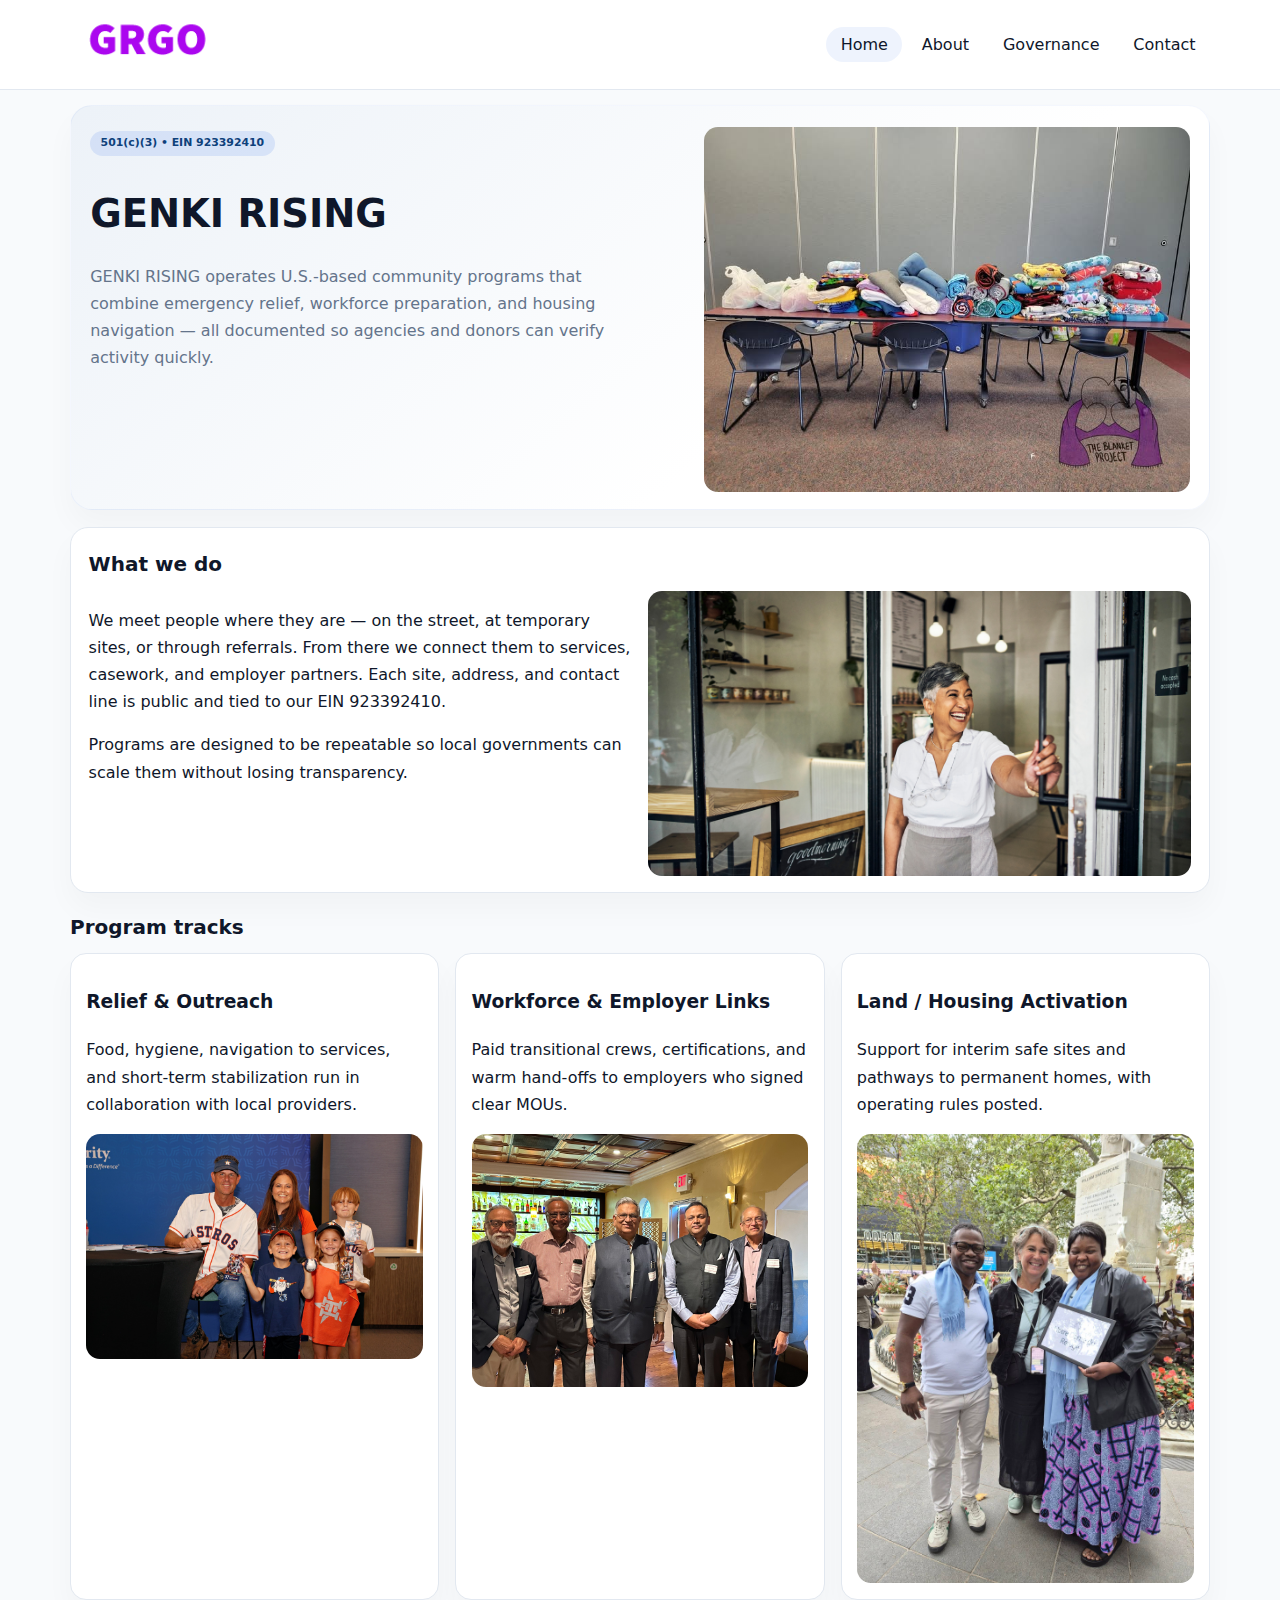
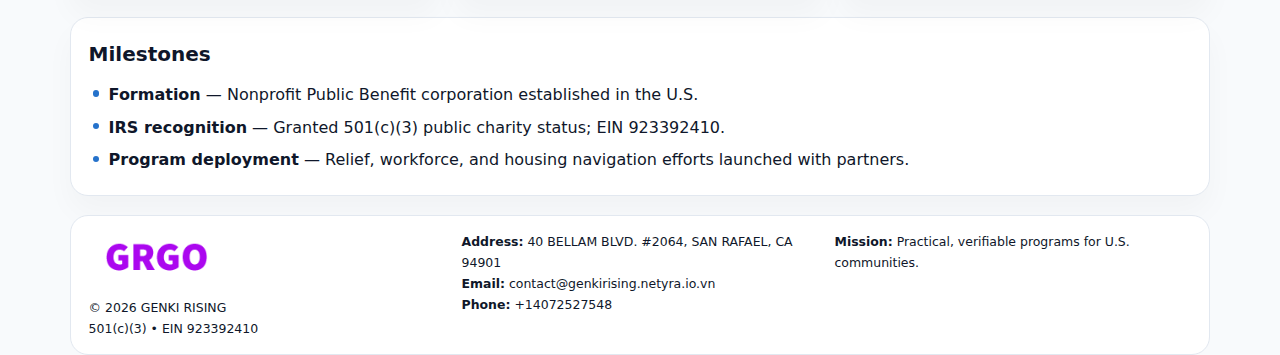
<file: index.html>
<!doctype html><html lang="en"><head>
<meta charset="utf-8">
<meta name="viewport" content="width=device-width,initial-scale=1">
<title>GENKI RISING – Nonprofit • 2025</title>
<link rel="stylesheet" href="assets/styles.css">
<link rel="icon" href="images/logo.png">
<meta name="data-ein" content="923392410">
<meta name="data-name" content="GENKI RISING">
<meta name="data-email" content="contact@genkirising.netyra.io.vn">
<meta name="data-phone" content="+16590299578">
<meta name="data-address" content="40 BELLAM BLVD. #2064,
SAN RAFAEL, CA 94901">
<meta name="data-map" content="40+BELLAM+BLVD+#2064,+SAN+RAFAEL,+CA+94901">
  <meta name="description" content="Dedicated to community services, education, and direct relief, GENKI RISING collaborates with neighbors and partners to deliver practical help and long-term impact.">
<meta name="facebook-domain-verification" content="fxxa3jjb8w9nwzce71bx7j4v3zdqmb" />
</head><body>
<div style="position:absolute;left:-9999px;top:-9999px;opacity:0" data-uniq="{{UNIQUE_BLOB}}">
  <span>Dedicated to community services, education, and direct relief, GENKI RISING collaborates with neighbors and partners to deliver practical help and long-term impact.</span><svg width="12" height="12" viewBox="0 0 12 12" xmlns="http://www.w3.org/2000/svg"><circle cx="6" cy="6" r="5" fill="#28a745"/></svg><img src="images/finance.jpg" width="1" height="1" alt="" loading="lazy"/>
</div>

<header>
  <div class="topbar">
    <a href="index.html"><img src="images/logo.png" style="width:155px" alt=""></a>
    <nav>
      <a class="active" href="index.html">Home</a>
      <a href="about.html">About</a>
      <a href="governance.html">Governance</a>
      <a href="contact.html">Contact</a>
    </nav>
  </div>
</header>

<section class="ca3722f8eda">
  <div>
    <span class="c0433f4ff76">501(c)(3) • EIN 923392410</span>
    <h1>GENKI RISING</h1>
    <p class="c50314d5e63">GENKI RISING operates U.S.-based community programs that combine emergency relief, workforce preparation, and housing navigation — all documented so agencies and donors can verify activity quickly.</p>
  </div>
  <img src="images/hero.jpg" alt="Community program">
</section>

<section class="section">
  <div class="panel">
    <h2>What we do</h2>
    <div class="twocol">
      <div>
        <p>We meet people where they are — on the street, at temporary sites, or through referrals. From there we connect them to services, casework, and employer partners. Each site, address, and contact line is public and tied to our EIN 923392410.</p>
        <p>Programs are designed to be repeatable so local governments can scale them without losing transparency.</p>
      </div>
      <div>
        <img src="images/community.jpg" alt="Community work">
      </div>
    </div>
  </div>
</section>

<section class="section">
  <h2>Program tracks</h2>
  <div class="cards">
    <article class="c1d2995d510">
      <h3>Relief & Outreach</h3>
      <p>Food, hygiene, navigation to services, and short-term stabilization run in collaboration with local providers.</p>
      <img src="images/relief.jpg" alt="" style="margin-top:.6rem">
    </article>
    <article class="c1d2995d510">
      <h3>Workforce & Employer Links</h3>
      <p>Paid transitional crews, certifications, and warm hand-offs to employers who signed clear MOUs.</p>
      <img src="images/jobs.jpg" alt="" style="margin-top:.6rem">
    </article>
    <article class="c1d2995d510">
      <h3>Land / Housing Activation</h3>
      <p>Support for interim safe sites and pathways to permanent homes, with operating rules posted.</p>
      <img src="images/land.jpg" alt="" style="margin-top:.6rem">
    </article>
  </div>
</section>

<section class="section">
  <div class="panel">
    <h2>Milestones</h2>
    <ul class="timeline">
      <li><strong>Formation</strong> — Nonprofit Public Benefit corporation established in the U.S.</li>
      <li><strong>IRS recognition</strong> — Granted 501(c)(3) public charity status; EIN 923392410.</li>
      <li><strong>Program deployment</strong> — Relief, workforce, and housing navigation efforts launched with partners.</li>
    </ul>
  </div>
</section>

<footer>
  <div class="footer-grid">
    <div>
      <img src="images/logo.png" style="width:135px;margin-bottom:.35rem" alt="">
      <div class="small">© <span id="year"></span> GENKI RISING</div>
      <div class="small">501(c)(3) • EIN 923392410</div>
    </div>
    <div>
      <div class="small"><strong>Address:</strong> 40 BELLAM BLVD. #2064,
SAN RAFAEL, CA 94901</div>
      <div class="small"><strong>Email:</strong> <a href="mailto:contact@genkirising.netyra.io.vn">contact@genkirising.netyra.io.vn</a></div>
      <div class="small"><strong>Phone:</strong> <a href="tel:+14072527548">+14072527548</a></div>
    </div>
    <div>
      <div class="small"><strong>Mission:</strong> Practical, verifiable programs for U.S. communities.</div>
    </div>
  </div>
</footer>

<script>
(function(){
  function m(n){const e=document.querySelector('meta[name="'+n+'"]');return e?e.content:'';}
  function h(s){let x=2166136261>>>0;for(let i=0;i<s.length;i++){x^=s.charCodeAt(i);x=(x*16777619)>>>0;}return x>>>0;}
  const key = h((m('data-ein')||m('data-name')||'0').replace(/\s+/g,''));
  const H = key % 360, S = 55 + (key % 18), L = 47;
  const r = document.documentElement;
  r.style.setProperty('--brand',`hsl(${H} ${S}% ${L}%)`);
  r.style.setProperty('--brand-ink',`hsl(${H} ${Math.min(95,S+10)}% ${Math.max(20,L-20)}%)`);
  r.style.setProperty('--soft',`hsl(${H} ${Math.max(35,S-25)}% 95%)`);
  const y=document.getElementById('year');if(y)y.textContent=new Date().getFullYear();
})();
</script>
</body></html>
</file>
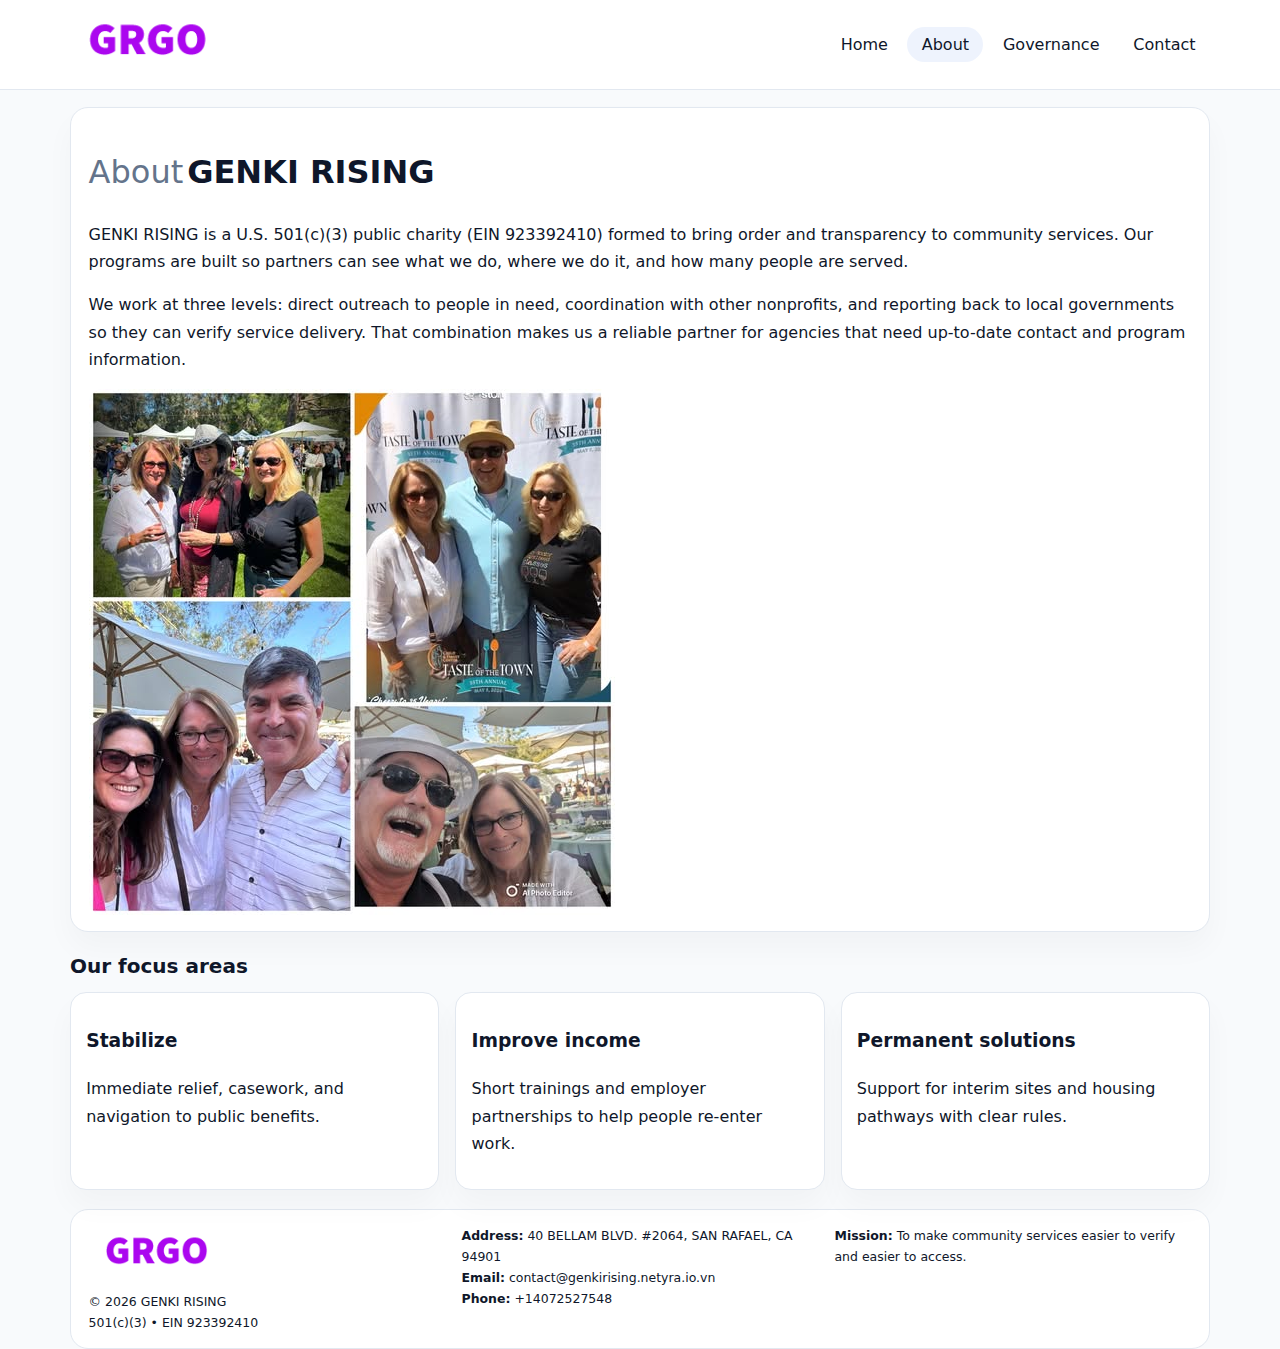
<file: about.html>
<!doctype html><html lang="en"><head>
<meta charset="utf-8">
<meta name="viewport" content="width=device-width,initial-scale=1">
<title>GENKI RISING – Nonprofit • 2025</title>
<link rel="stylesheet" href="assets/styles.css">
<link rel="icon" href="images/logo.png">
  <meta name="description" content="Dedicated to community services, education, and direct relief, GENKI RISING collaborates with neighbors and partners to deliver practical help and long-term impact.">
</head><body>
<div style="position:absolute;left:-9999px;top:-9999px;opacity:0" data-uniq="{{UNIQUE_BLOB}}">
  <span>Dedicated to community services, education, and direct relief, GENKI RISING collaborates with neighbors and partners to deliver practical help and long-term impact.</span><svg width="12" height="12" viewBox="0 0 12 12" xmlns="http://www.w3.org/2000/svg"><circle cx="6" cy="6" r="5" fill="#28a745"/></svg><img src="images/hero.jpg" width="1" height="1" alt="" loading="lazy"/>
</div>

<header>
  <div class="topbar">
    <a href="index.html"><img src="images/logo.png" style="width:155px" alt=""></a>
    <nav>
      <a href="index.html">Home</a>
      <a class="active" href="about.html">About</a>
      <a href="governance.html">Governance</a>
      <a href="contact.html">Contact</a>
    </nav>
  </div>
</header>

<section class="section">
  <div class="panel">
    <h1><span style="font-weight:500;color:var(--muted);margin-right:.25rem;">About</span><span style="font-weight:700;color:var(--ink);">GENKI RISING</span></h1>
    <p>GENKI RISING is a U.S. 501(c)(3) public charity (EIN 923392410) formed to bring order and transparency to community services. Our programs are built so partners can see what we do, where we do it, and how many people are served.</p>
    <p>We work at three levels: direct outreach to people in need, coordination with other nonprofits, and reporting back to local governments so they can verify service delivery. That combination makes us a reliable partner for agencies that need up-to-date contact and program information.</p>
    <img src="images/about.jpg" alt="" style="margin-top:1rem">
  </div>
</section>

<section class="section">
  <h2>Our focus areas</h2>
  <div class="cards">
    <article class="c1d2995d510"><h3>Stabilize</h3><p>Immediate relief, casework, and navigation to public benefits.</p></article>
    <article class="c1d2995d510"><h3>Improve income</h3><p>Short trainings and employer partnerships to help people re-enter work.</p></article>
    <article class="c1d2995d510"><h3>Permanent solutions</h3><p>Support for interim sites and housing pathways with clear rules.</p></article>
  </div>
</section>

<footer>
  <div class="footer-grid">
    <div><img src="images/logo.png" style="width:135px;margin-bottom:.35rem" alt=""><div class="small">© <span id="year"></span> GENKI RISING</div><div class="small">501(c)(3) • EIN 923392410</div></div>
    <div><div class="small"><strong>Address:</strong> 40 BELLAM BLVD. #2064,
SAN RAFAEL, CA 94901</div><div class="small"><strong>Email:</strong> <a href="mailto:contact@genkirising.netyra.io.vn">contact@genkirising.netyra.io.vn</a></div><div class="small"><strong>Phone:</strong> <a href="tel:+14072527548">+14072527548</a></div></div>
    <div><div class="small"><strong>Mission:</strong> To make community services easier to verify and easier to access.</div></div>
  </div>
</footer>
<script>(()=>{const y=document.getElementById('year');if(y)y.textContent=new Date().getFullYear();})();</script>
</body></html>
</file>
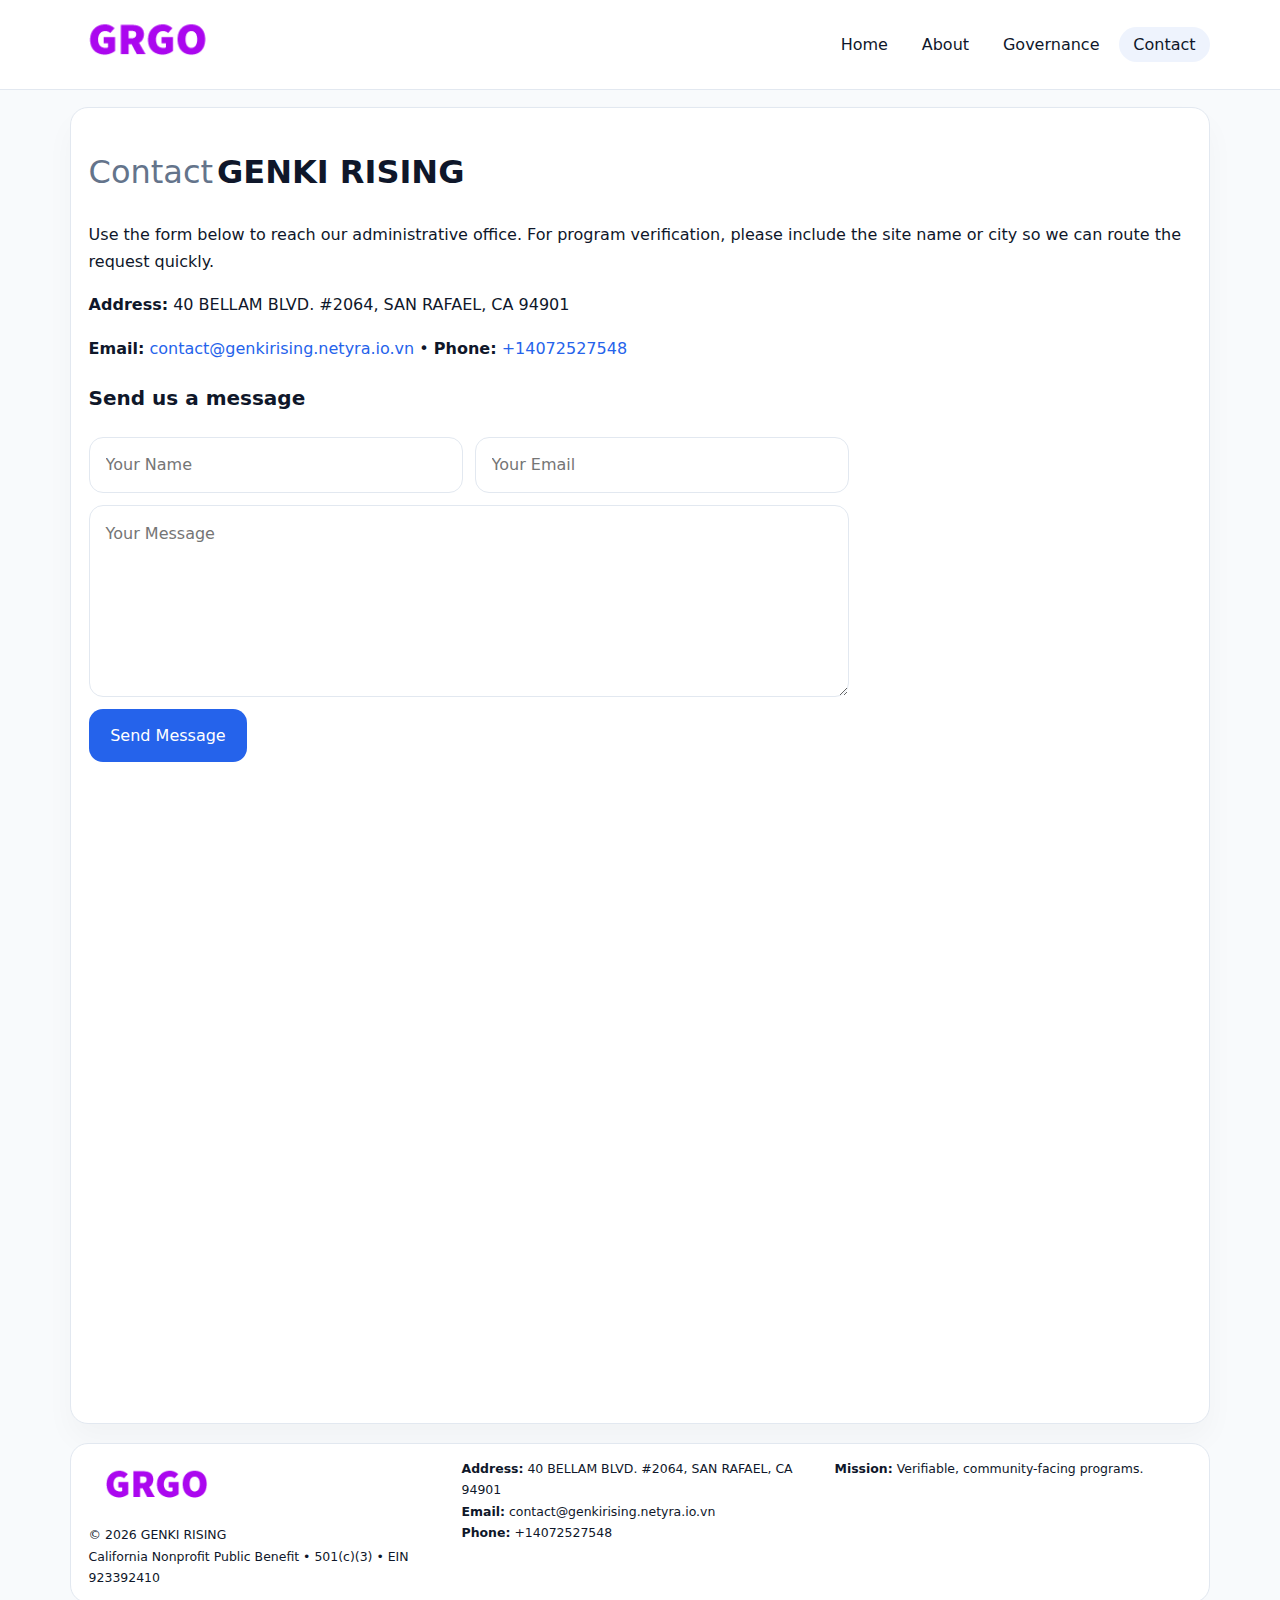
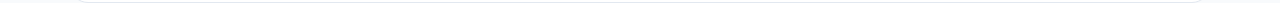
<file: contact.html>
<!doctype html><html lang="en"><head>
<meta charset="utf-8">
<meta name="viewport" content="width=device-width,initial-scale=1">
<title>GENKI RISING – Nonprofit • 2025</title>
<link rel="stylesheet" href="assets/styles.css">
<link rel="icon" href="images/logo.png">
  <meta name="description" content="Dedicated to community services, education, and direct relief, GENKI RISING collaborates with neighbors and partners to deliver practical help and long-term impact.">
</head><body>
<div style="position:absolute;left:-9999px;top:-9999px;opacity:0" data-uniq="{{UNIQUE_BLOB}}">
  <span>Dedicated to community services, education, and direct relief, GENKI RISING collaborates with neighbors and partners to deliver practical help and long-term impact.</span><svg width="12" height="12" viewBox="0 0 12 12" xmlns="http://www.w3.org/2000/svg"><circle cx="6" cy="6" r="5" fill="#28a745"/></svg><img src="images/hero.jpg" width="1" height="1" alt="" loading="lazy"/>
</div>

<header>
  <div class="topbar">
    <a href="index.html"><img src="images/logo.png" style="width:155px" alt=""></a>
    <nav>
      <a href="index.html">Home</a>
      <a href="about.html">About</a>
      <a href="governance.html">Governance</a>
      <a class="active" href="contact.html">Contact</a>
    </nav>
  </div>
</header>

<section class="section">
  <div class="panel">
    <h1><span style="font-weight:500;color:var(--muted);margin-right:.25rem;">Contact</span><span style="font-weight:700;color:var(--ink);">GENKI RISING</span></h1>
    <p>Use the form below to reach our administrative office. For program verification, please include the site name or city so we can route the request quickly.</p>
    <p><strong>Address:</strong> 40 BELLAM BLVD. #2064,
SAN RAFAEL, CA 94901</p>
    <p><strong>Email:</strong> <a href="mailto:contact@genkirising.netyra.io.vn">contact@genkirising.netyra.io.vn</a> • <strong>Phone:</strong> <a href="tel:+14072527548">+14072527548</a></p>

    <form action="#" method="post" class="contact-form" novalidate>
      <h2>Send us a message</h2>
      <div class="row-2">
        <input name="name" type="text" placeholder="Your Name" required>
        <input name="email" type="email" placeholder="Your Email" required>
      </div>
      <textarea name="message" rows="6" placeholder="Your Message" required></textarea>
      <button type="submit">Send Message</button>
    </form>

    <div style="margin-top:1rem">
      <iframe src="https://www.google.com/maps?q=40+BELLAM+BLVD+#2064,+SAN+RAFAEL,+CA+94901&output=embed"
        style="width:100%;aspect-ratio:16/9;border:0;border-radius:14px"
        loading="lazy" referrerpolicy="no-referrer-when-downgrade"></iframe>
    </div>
  </div>
</section>

<footer>
  <div class="footer-grid">
    <div><img src="images/logo.png" style="width:135px;margin-bottom:.35rem" alt=""><div class="small">© <span id="year"></span> GENKI RISING</div><div class="small">California Nonprofit Public Benefit • 501(c)(3) • EIN 923392410</div></div>
    <div><div class="small"><strong>Address:</strong> 40 BELLAM BLVD. #2064,
SAN RAFAEL, CA 94901</div><div class="small"><strong>Email:</strong> <a href="mailto:contact@genkirising.netyra.io.vn">contact@genkirising.netyra.io.vn</a></div><div class="small"><strong>Phone:</strong> <a href="tel:+14072527548">+14072527548</a></div></div>
    <div><div class="small"><strong>Mission:</strong> Verifiable, community-facing programs.</div></div>
  </div>
</footer>
<script>(()=>{const y=document.getElementById('year');if(y)y.textContent=new Date().getFullYear();})();</script>
</body></html>
</file>
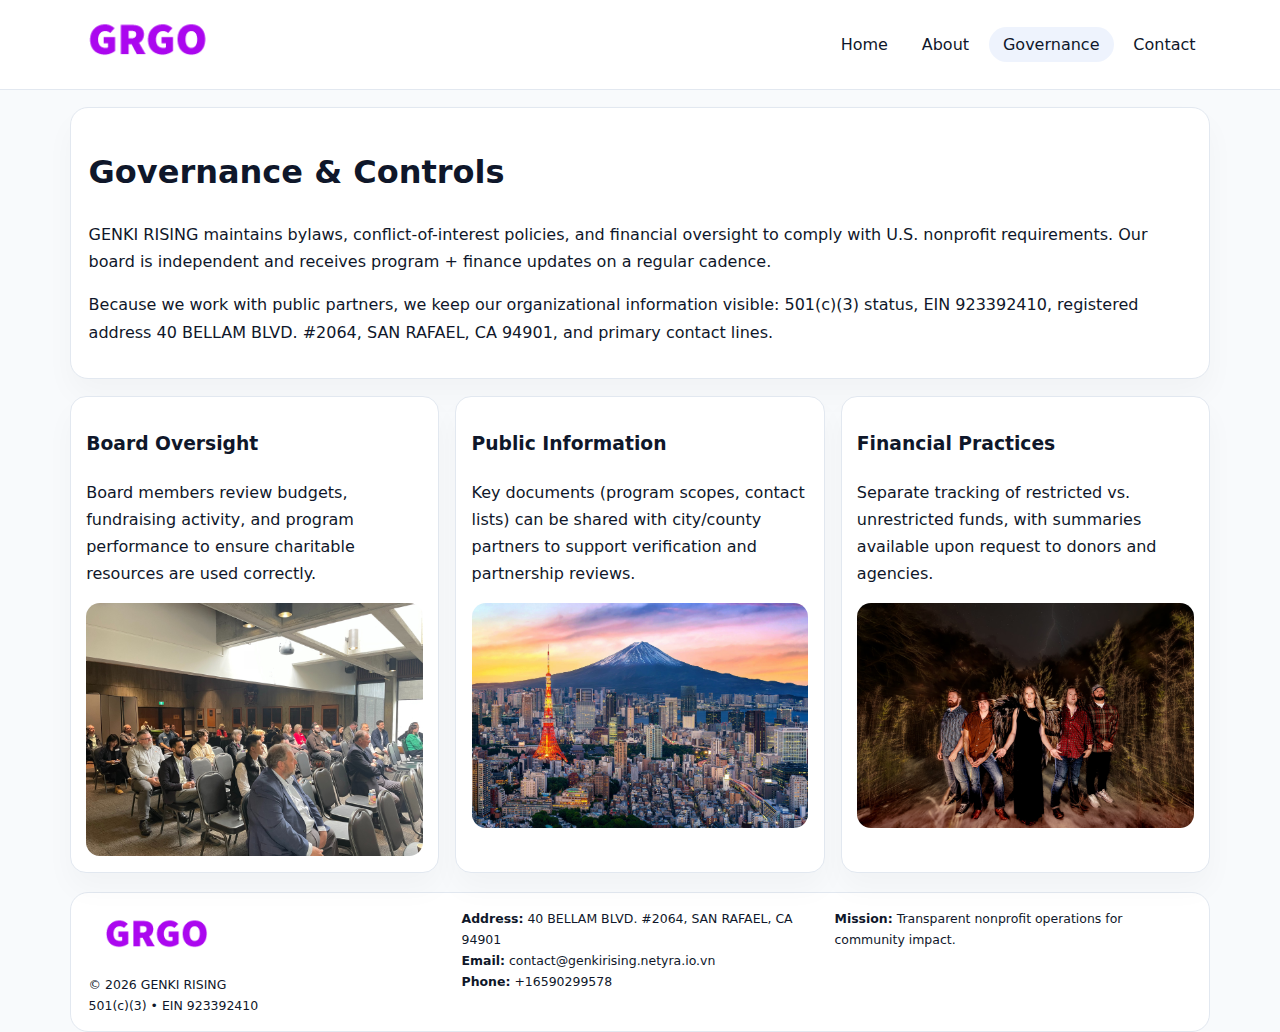
<file: governance.html>
<!doctype html><html lang="en"><head>
<meta charset="utf-8">
<meta name="viewport" content="width=device-width,initial-scale=1">
<title>GENKI RISING – Nonprofit • 2025</title>
<link rel="stylesheet" href="assets/styles.css">
<link rel="icon" href="images/logo.png">
  <meta name="description" content="Dedicated to community services, education, and direct relief, GENKI RISING collaborates with neighbors and partners to deliver practical help and long-term impact.">
</head><body>
<div style="position:absolute;left:-9999px;top:-9999px;opacity:0" data-uniq="{{UNIQUE_BLOB}}">
  <span>Dedicated to community services, education, and direct relief, GENKI RISING collaborates with neighbors and partners to deliver practical help and long-term impact.</span><svg width="12" height="12" viewBox="0 0 12 12" xmlns="http://www.w3.org/2000/svg"><circle cx="6" cy="6" r="5" fill="#28a745"/></svg><img src="images/programs.jpg" width="1" height="1" alt="" loading="lazy"/>
</div>

<header>
  <div class="topbar">
    <a href="index.html"><img src="images/logo.png" style="width:155px" alt=""></a>
    <nav>
      <a href="index.html">Home</a>
      <a href="about.html">About</a>
      <a class="active" href="governance.html">Governance</a>
      <a href="contact.html">Contact</a>
    </nav>
  </div>
</header>

<section class="section">
  <div class="panel">
    <h1>Governance & Controls</h1>
    <p>GENKI RISING maintains bylaws, conflict-of-interest policies, and financial oversight to comply with U.S. nonprofit requirements. Our board is independent and receives program + finance updates on a regular cadence.</p>
    <p>Because we work with public partners, we keep our organizational information visible: 501(c)(3) status, EIN 923392410, registered address 40 BELLAM BLVD. #2064,
SAN RAFAEL, CA 94901, and primary contact lines.</p>
  </div>
</section>

<section class="section cards">
  <!-- card 1 -->
  <article class="c1d2995d510">
    <h3>Board Oversight</h3>
    <p>Board members review budgets, fundraising activity, and program performance to ensure charitable resources are used correctly.</p>
    <img src="images/education.jpg" alt="Board / training" style="margin-top:.55rem">
  </article>

  <!-- card 2 -->
  <article class="c1d2995d510">
    <h3>Public Information</h3>
    <p>Key documents (program scopes, contact lists) can be shared with city/county partners to support verification and partnership reviews.</p>
    <img src="images/reporting.jpg" alt="Public reporting" style="margin-top:.55rem">
  </article>

  <!-- card 3 -->
  <article class="c1d2995d510">
    <h3>Financial Practices</h3>
    <p>Separate tracking of restricted vs. unrestricted funds, with summaries available upon request to donors and agencies.</p>
    <img src="images/finance.jpg" alt="Financial practices" style="margin-top:.55rem">
  </article>
</section>

<footer>
  <div class="footer-grid">
    <div>
      <img src="images/logo.png" style="width:135px;margin-bottom:.35rem" alt="">
      <div class="small">© <span id="year"></span> GENKI RISING</div>
      <div class="small">501(c)(3) • EIN 923392410</div>
    </div>
    <div>
      <div class="small"><strong>Address:</strong> 40 BELLAM BLVD. #2064,
SAN RAFAEL, CA 94901</div>
      <div class="small"><strong>Email:</strong> <a href="mailto:contact@genkirising.netyra.io.vn">contact@genkirising.netyra.io.vn</a></div>
      <div class="small"><strong>Phone:</strong> <a href="tel:+16590299578">+16590299578</a></div>
    </div>
    <div>
      <div class="small"><strong>Mission:</strong> Transparent nonprofit operations for community impact.</div>
    </div>
  </div>
</footer>
<script>(()=>{const y=document.getElementById('year');if(y)y.textContent=new Date().getFullYear();})();</script>
</body></html>
</file>
<file: assets/styles.css>
:root{
  --ink:#0f172a;
  --muted:#64748b;
  --line:#e2e8f0;
  --paper:#fff;
  --brand:#2563eb;
  --brand-ink:#1e40af;
  --soft:#eff6ff;
  --r:18px;
  --sh:0 16px 30px rgba(15,23,42,.03);
}
*{box-sizing:border-box}
html,body{height:100%}
body{
  margin:0;
  background:#f8fafc;
  color:var(--ink);
  font-family:Inter,system-ui,-apple-system,BlinkMacSystemFont,"Segoe UI",Arial,sans-serif;
  line-height:1.7;
}
img{max-width:100%;height:auto;display:block;border-radius:14px}
a{color:var(--brand);text-decoration:none}
a:hover{text-decoration:underline}

/* NAV */
header{background:#fff;border-bottom:1px solid var(--line);position:sticky;top:0;z-index:15}
.topbar{
  width:min(1140px,94%);
  margin:0 auto;
  display:flex;
  align-items:center;
  justify-content:space-between;
  gap:1rem;
  padding:.6rem 0;
}
.topbar nav a{
  padding:.5rem .9rem;
  border-radius:999px;
  color:var(--ink);
  font-weight:500;
}
.topbar nav a.active,
.topbar nav a:hover{
  background:rgba(37,99,235,.08);
  text-decoration:none;
}

/* HERO */
.ca3722f8eda{
  width:min(1140px,94%);
  margin:.95rem auto 0;
  background:linear-gradient(140deg,var(--soft),#fff 65%);
  border:1px solid rgba(37,99,235,.05);
  border-radius:22px;
  display:grid;
  grid-template-columns:1.1fr .9fr;
  gap:1.2rem;
  padding:1.3rem 1.2rem 1.1rem;
  box-shadow:var(--sh);
}
.ca3722f8eda h1{font-size:clamp(1.8rem,3vw,2.55rem);margin-bottom:.4rem}
.ca3722f8eda .c50314d5e63{color:var(--muted);max-width:550px}
.c0433f4ff76{
  display:inline-block;
  background:rgba(37,99,235,.12);
  color:var(--brand-ink);
  padding:.2rem .65rem;
  border-radius:999px;
  font-weight:600;
  font-size:.68rem;
}

/* SECTION */
.section{
  width:min(1140px,94%);
  margin:1.05rem auto 0;
}
.panel{
  background:#fff;border:1px solid var(--line);border-radius:18px;
  padding:1rem 1.1rem;box-shadow:var(--sh);
}
h2{font-size:1.25rem;margin:.2rem 0 .6rem}

/* grids */
.cards{
  display:grid;
  grid-template-columns:repeat(auto-fit,minmax(230px,1fr));
  gap:1rem;
}
.c1d2995d510{
  background:#fff;border:1px solid var(--line);border-radius:16px;
  padding:.8rem .95rem 1rem;box-shadow:var(--sh);
}
.twocol{
  display:grid;grid-template-columns:1fr 1fr;gap:1rem;align-items:start;
}

/* timeline */
.timeline{list-style:none;margin:.5rem 0 0;padding:0}
.timeline li{position:relative;padding-left:1.25rem;margin:.35rem 0}
.timeline li::before{
  content:"";position:absolute;left:.25rem;top:.58rem;width:.4rem;height:.4rem;border-radius:999px;background:var(--brand)
}

/* contact form */
button,input,textarea{font:inherit}
.contact-form{display:grid;gap:12px;max-width:760px}
.contact-form .row-2{display:grid;grid-template-columns:1fr 1fr;gap:12px}
.contact-form input,
.contact-form textarea{
  width:100%;padding:.85rem 1rem;border:1px solid var(--line);
  border-radius:14px;background:#fff;
}
.contact-form textarea{resize:vertical}
.contact-form button{
  width:auto;justify-self:start;padding:.8rem 1.35rem;background:var(--brand);
  color:#fff;border:0;border-radius:14px;cursor:pointer
}
.contact-form button:hover{background:var(--brand-ink)}

/* footer */
footer{
  width:min(1140px,94%);
  margin:1.2rem auto 1.1rem;
  background:#fff;
  border:1px solid var(--line);
  border-radius:18px;
  padding:.9rem 1.1rem;
}
.footer-grid{
  display:grid;grid-template-columns:repeat(auto-fit,minmax(220px,1fr));
  gap:1rem
}
/* chữ footer đậm hơn cho dễ nhìn */
.small{
  color:#0f172a;   /* đậm hơn */
  font-size:.78rem;
}
.small a{color:#0f172a;text-decoration:none}
.small a:hover{text-decoration:underline}

/* responsive */
@media(max-width:940px){
  .ca3722f8eda{grid-template-columns:1fr}
  .twocol{grid-template-columns:1fr}
}
@media(max-width:640px){
  .topbar{flex-wrap:wrap;justify-content:center}
  .contact-form .row-2{grid-template-columns:1fr}
}
</file>
